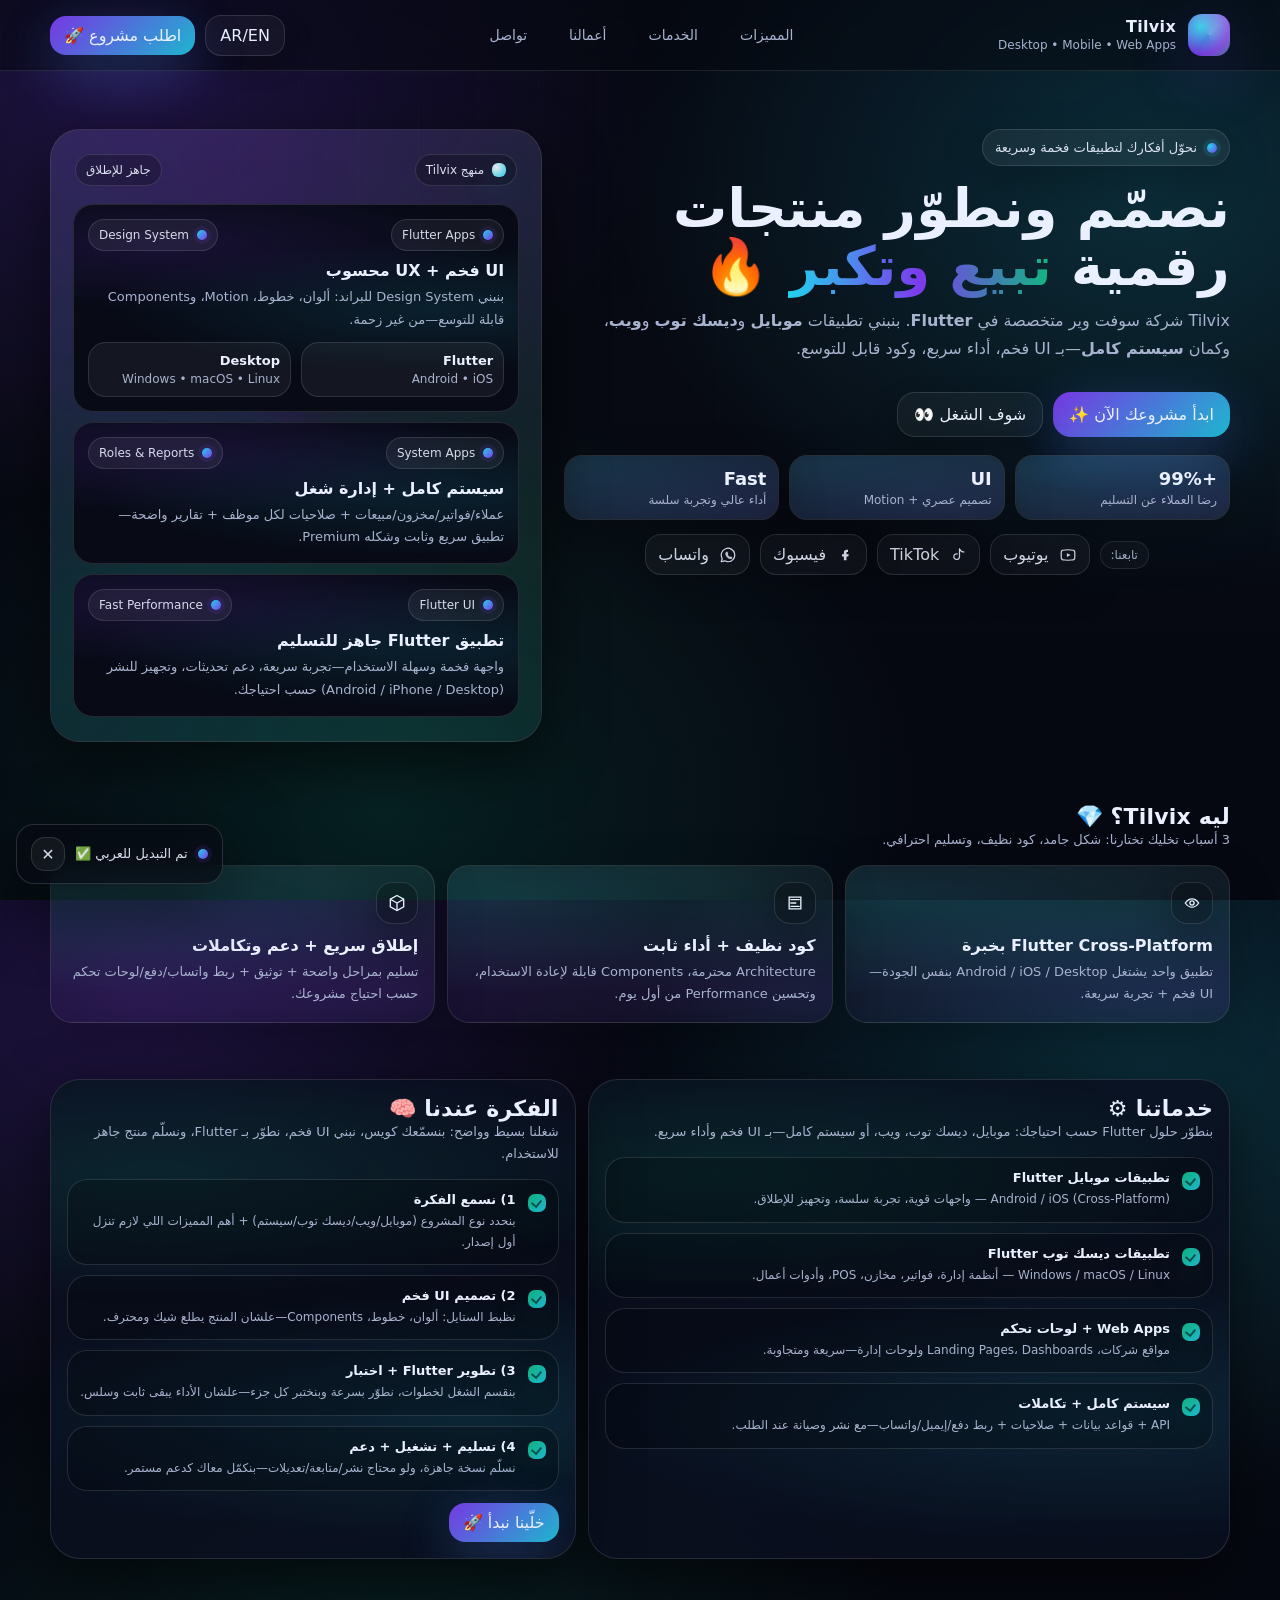
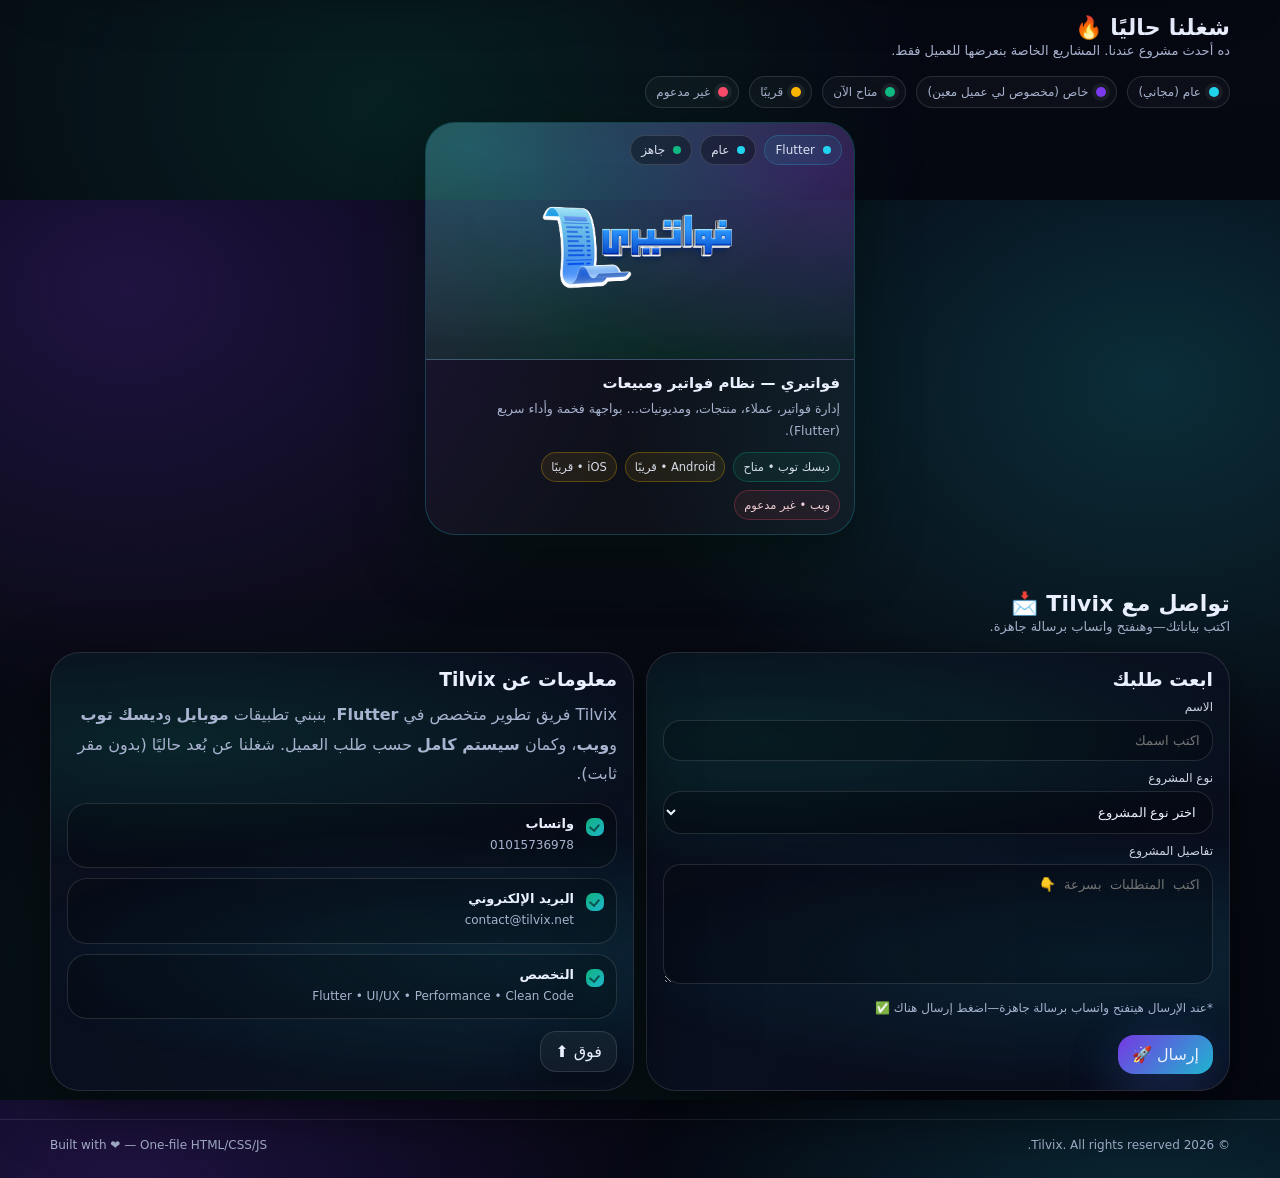
<file: index.html>
<!DOCTYPE html>
<html lang="ar" dir="rtl">

<head>
    <meta charset="UTF-8" />
    <meta name="viewport" content="width=device-width, initial-scale=1.0, viewport-fit=cover" />
    <meta name="theme-color" content="#0b0f1a" />
    <meta name="format-detection" content="telephone=no" />
    <meta name="google-site-verification" content="bNsLZco4467Z3DTBL8NvOO-ttryusGrwUMRaCM1kIrc" />
    <title>Tilvix — شركة سوفت وير</title>
    <meta name="description"
        content="Tilvix شركة سوفت وير متخصصة في تطوير مواقع وتطبيقات (Flutter / Web / Desktop) وأنظمة كاملة بجودة عالية." />
    <meta name="robots" content="index,follow" />
    <link rel="canonical" href="https://tilvix-website.vercel.app/" />
    <meta name="keywords"
        content="شركة برمجة, تطوير تطبيقات, Flutter, تصميم مواقع, برمجة مواقع, تطوير برامج ديسكتوب, أنظمة للشركات, برنامج فواتير" />

    <!-- Google Search Console verification (اختياري) -->
    <!-- <meta name="google-site-verification" content="PASTE_CODE_HERE" /> -->

    <!-- Favicon -->
    <link rel="icon" href="assets/images/Untitled-1.ico" sizes="any" />
    <link rel="icon" type="image/png" sizes="32x32" href="/assets/images/Untitled-1.ico" />
    <link rel="icon" type="image/png" sizes="16x16" href="/assets/images/Untitled-1.ico" />
    <link rel="apple-touch-icon" sizes="180x180" href="/assets/images/Untitled-1.ico" />

    <!-- Open Graph -->
    <meta property="og:title" content="Tilvix — شركة سوفت وير" />
    <meta property="og:description" content="نحوّل أفكارك لمواقع وتطبيقات قوية وسريعة بتجربة مستخدم فخمة." />
    <meta property="og:type" content="website" />
    <meta property="og:url" content="https://tilvix-website.vercel.app/" />
    <meta property="og:site_name" content="Tilvix" />
    <meta property="og:locale" content="ar_EG" />
    <meta property="og:image" content="https://tilvix-website.vercel.app/og.jpeg" />

    <!-- Twitter -->
    <meta name="twitter:card" content="summary_large_image" />
    <meta name="twitter:title" content="Tilvix — شركة سوفت وير" />
    <meta name="twitter:description" content="نحوّل أفكارك لمواقع وتطبيقات قوية وسريعة." />
    <meta name="twitter:image" content="https://tilvix-website.vercel.app/og.jpeg" />

    <script async src="https://pagead2.googlesyndication.com/pagead/js/adsbygoogle.js?client=ca-pub-9110382891164149"
        crossorigin="anonymous"></script>
    <!-- Structured Data -->
    <script type="application/ld+json">
{
  "@context": "https://schema.org",
  "@type": "Organization",
  "name": "Tilvix",
  "url": "https://tilvix-website.vercel.app/",
  "description": "Tilvix شركة سوفت وير متخصصة في Flutter وتطوير مواقع وبرامج Desktop وأنظمة للشركات.",
  "sameAs": [
    "https://www.youtube.com/@Tilvix",
    "https://www.facebook.com/profile.php?id=61586597154425 proven"
  ]
}
</script>

    <script type="application/ld+json">
{
  "@context":"https://schema.org",
  "@type":"WebSite",
  "name":"Tilvix",
  "alternateName":"Tilvix Software",
  "url":"https://tilvix-website.vercel.app/"
}
</script>

    <link rel="stylesheet" href="styles.css" />
    <script src="app.js" defer></script>
</head>


<body oncontextmenu="return false;">
    <div class="grid"></div>

    <!-- NAV -->
    <header class="nav">
        <div class="container">
            <div class="nav-inner">
                <a class="brand" href="#top" aria-label="Tilvix Home">
                    <div class="logo" aria-hidden="true"></div>
                    <div>
                        <h1>Tilvix</h1>
                        <small>Desktop • Mobile • Web Apps</small>
                    </div>
                </a>

                <nav class="nav-links" aria-label="Primary">
                    <a href="#features">المميزات</a>
                    <a href="#services">الخدمات</a>
                    <a href="#work">أعمالنا</a>
                    <a href="#contact">تواصل</a>
                </nav>

                <div class="nav-actions">
                    <button class="btn" id="toggleDir" title="تبديل عربي/English">AR/EN</button>
                    <a class="btn primary" href="#contact">اطلب مشروع 🚀</a>
                    <button class="hamburger" id="hamb" aria-label="Open menu">
                        <div class="ham" aria-hidden="true">
                            <span></span><span></span><span></span>
                        </div>
                    </button>
                </div>
            </div>

            <div class="mobile" id="mobileMenu" hidden>
                <div class="row">
                    <a href="#features">المميزات</a>
                    <a href="#services">الخدمات</a>
                    <a href="#work">أعمالنا</a>
                    <a href="#contact">تواصل</a>
                </div>
            </div>
        </div>
    </header>

    <!-- HERO -->
    <main id="top" class="hero">
        <div class="container">
            <div class="hero-grid">
                <div class="hero-left">
                    <div class="badge">
                        <span class="dot"></span>
                        <span id="badgeText">نحوّل أفكارك لتطبيقات فخمة وسريعة</span>
                    </div>

                    <h2 class="title">
                        نصمّم ونطوّر منتجات رقمية <span class="grad">تبيع وتكبر</span> 🔥
                    </h2>

                    <p class="subtitle" id="heroSub">
                        Tilvix شركة سوفت وير بتبني تطبيقات <b>سطح مكتب</b> و<b>موبايل</b> و<b>مواقع</b> بجودة عالية:
                        أداء سريع، UI فخم، وكود نظيف قابل للتوسع.
                    </p>

                    <div class="hero-actions">
                        <a class="btn primary" href="#contact">ابدأ مشروعك الآن ✨</a>
                        <a class="btn secondary" href="#work">شوف الشغل 👀</a>
                    </div>

                    <div class="stats" aria-label="Stats">
                        <div class="stat">
                            <b id="s1">+99%</b>
                            <span id="s1t">رضا العملاء عن التسليم</span>
                        </div>
                        <div class="stat">
                            <b id="s2">UI</b>
                            <span id="s2t">تصميم عصري + Motion</span>
                        </div>
                        <div class="stat">
                            <b id="s3">Fast</b>
                            <span id="s3t">أداء عالي وتجربة سلسة</span>
                        </div>
                    </div>

                    <!-- socials -->
                    <div class="socials" aria-label="Tilvix social links">
                        <span class="social-label" id="followLabel">تابعنا:</span>

                        <a class="social-btn" href="https://www.youtube.com/@Tilvix" target="_blank" rel="noopener"
                            aria-label="YouTube" title="YouTube">
                            <svg viewBox="0 0 24 24" fill="none" aria-hidden="true">
                                <path
                                    d="M21 7.7a3 3 0 0 0-2.1-2.1C17 5 12 5 12 5s-5 0-6.9.6A3 3 0 0 0 3 7.7 31 31 0 0 0 3 12a31 31 0 0 0 .1 4.3 3 3 0 0 0 2.1 2.1C7 19 12 19 12 19s5 0 6.9-.6A3 3 0 0 0 21 16.3c.1-1.4.1-2.9.1-4.3s0-2.9-.1-4.3Z"
                                    stroke="currentColor" stroke-width="1.6" />
                                <path d="M10.5 9.5v5l5-2.5-5-2.5Z" fill="currentColor" />
                            </svg>
                            <span>يوتيوب</span>
                        </a>

                        <a class="social-btn" href="https://www.tiktok.com/@tilvix_1?is_from_webapp=1&sender_device=pc"
                            target="_blank" rel="noopener" aria-label="TikTok" title="TikTok">
                            <svg viewBox="0 0 24 24" fill="none" aria-hidden="true">
                                <path d="M14 4v10.2a3.8 3.8 0 1 1-3-3.7" stroke="currentColor" stroke-width="1.6"
                                    stroke-linecap="round" />
                                <path d="M14 4c1.1 2.5 3 4 6 4" stroke="currentColor" stroke-width="1.6"
                                    stroke-linecap="round" />
                            </svg>
                            <span>TikTok</span>
                        </a>

                        <a class="social-btn" href="https://www.facebook.com/profile.php?id=61586597154425"
                            target="_blank" rel="noopener" aria-label="Facebook" title="Facebook">
                            <svg viewBox="0 0 24 24" fill="none" aria-hidden="true">
                                <path
                                    d="M14 8h2V5h-2c-2 0-3.5 1.2-3.5 3.6V11H8v3h2.5v5H14v-5h2.4l.6-3H14V8.8c0-.6.2-.8 0-.8Z"
                                    fill="currentColor" />
                            </svg>
                            <span>فيسبوك</span>
                        </a>

                        <a class="social-btn" id="waLink" href="#" target="_blank" rel="noopener" aria-label="WhatsApp"
                            title="WhatsApp">
                            <svg viewBox="0 0 24 24" fill="none" aria-hidden="true">
                                <path d="M12 21a9 9 0 1 0-7.7-4.3L3 21l4.5-1.2A9 9 0 0 0 12 21Z" stroke="currentColor"
                                    stroke-width="1.6" stroke-linejoin="round" />
                                <path
                                    d="M9.2 8.8c.4-1 1-1 1.3-1h.3c.2 0 .5 0 .7.5l.7 1.6c.1.3.1.6 0 .8l-.3.4c-.1.2-.3.3-.1.7.2.4.9 1.6 2 2.2.9.6 1.2.5 1.5.4l.6-.3c.2-.1.5-.1.7.1l1.2 1.4c.2.2.2.5-.1.8-.3.3-1.2 1.1-2.4 1-1.2-.1-2.7-.7-4.2-2.1-1.5-1.4-2.4-3.1-2.6-4.3-.2-1.2.4-2.3.7-2.8Z"
                                    fill="currentColor" opacity=".9" />
                            </svg>
                            <span>واتساب</span>
                        </a>
                    </div>
                </div>

                <aside class="device" aria-label="Tilvix preview">
                    <div class="device-inner">
                        <div class="device-top">
                            <div class="pill"><span class="spark"></span><span id="pillText">منهج Tilvix</span></div>
                            <div class="pill" id="pillRight">جاهز للإطلاق</div>
                        </div>

                        <div class="cards">
                            <div class="card">
                                <div class="row">
                                    <div class="chip"><i></i><span id="chip1">Flutter Apps</span></div>
                                    <div class="chip"><i></i><span id="chip2">Design System</span></div>
                                </div>

                                <h3 id="c1h">UI فخم + UX محسوب</h3>
                                <p id="c1p">
                                    بنبني Design System للبراند: ألوان، خطوط، Motion، وComponents قابلة للتوسع—من غير
                                    زحمة.
                                </p>

                                <div class="mini">
                                    <div>
                                        <b id="m1b">Flutter</b>
                                        <span id="m1s">Android • iOS</span>
                                    </div>
                                    <div>
                                        <b id="m2b">Desktop</b>
                                        <span id="m2s">Windows • macOS • Linux</span>
                                    </div>
                                </div>
                            </div>

                            <div class="card">
                                <div class="row">
                                    <div class="chip"><i></i><span id="chip3">سيستم كامل</span></div>
                                    <div class="chip"><i></i><span id="chip4">صلاحيات + تقارير</span></div>
                                </div>

                                <h3 id="c2h">إدارة + حسابات + تقارير</h3>
                                <p id="c2p">
                                    تطبيق إدارة يظبط لك الشغل: عملاء/فواتير/مخزون/مبيعات + صلاحيات لكل موظف + تقارير
                                    واضحة—بسرعة وثبات.
                                </p>
                            </div>

                            <div class="card">
                                <div class="row">
                                    <div class="chip"><i></i><span id="chip5">جاهز للنشر</span></div>
                                    <div class="chip"><i></i><span id="chip6">تجربة سريعة</span></div>
                                </div>

                                <h3 id="c3h">تطبيق بواجهة فخمة وعملي</h3>
                                <p id="c3p">
                                    بنسلّم تطبيق Flutter شكله Premium وسهل الاستخدام—مع دعم تحديثات، إشعارات (لو محتاج)،
                                    ونسخة مستقرة
                                    للعميل.
                                </p>
                            </div>

                        </div>
                    </div>
                </aside>

            </div>
        </div>
    </main>

    <!-- FEATURES -->
    <section id="features">
        <div class="container">
            <div class="section-title">
                <div>
                    <h2 id="ft">ليه Tilvix؟ 💎</h2>
                    <p id="fp">3 أسباب تخليك تختارنا: شكل جامد، كود نظيف، وتسليم احترافي.</p>
                </div>
            </div>

            <div class="features">
                <article class="feature">
                    <div class="icon" aria-hidden="true">
                        <svg viewBox="0 0 24 24" fill="none">
                            <path d="M4 12c2-3 4-5 8-5s6 2 8 5c-2 3-4 5-8 5s-6-2-8-5Z" stroke="currentColor"
                                stroke-width="1.6" />
                            <path d="M12 9.5a2.5 2.5 0 1 0 0 5 2.5 2.5 0 0 0 0-5Z" stroke="currentColor"
                                stroke-width="1.6" />
                        </svg>
                    </div>
                    <h3 id="f1h">Flutter Cross-Platform بخبرة</h3>
                    <p id="f1p">تطبيق واحد يشتغل Android / iOS / Desktop بنفس الجودة—UI فخم + تجربة سريعة.</p>
                </article>

                <article class="feature">
                    <div class="icon" aria-hidden="true">
                        <svg viewBox="0 0 24 24" fill="none">
                            <path d="M7 8h10M7 12h6M7 16h10" stroke="currentColor" stroke-width="1.6"
                                stroke-linecap="round" />
                            <path d="M5 5h14v14H5V5Z" stroke="currentColor" stroke-width="1.6" />
                        </svg>
                    </div>
                    <h3 id="f2h">كود نظيف + أداء ثابت</h3>
                    <p id="f2p">Architecture محترمة، Components قابلة لإعادة الاستخدام، وتحسين Performance من أول يوم.
                    </p>
                </article>

                <article class="feature">
                    <div class="icon" aria-hidden="true">
                        <svg viewBox="0 0 24 24" fill="none">
                            <path d="M12 3l8 4.5v9L12 21l-8-4.5v-9L12 3Z" stroke="currentColor" stroke-width="1.6" />
                            <path d="M12 12l8-4.5M12 12L4 7.5M12 12v9" stroke="currentColor" stroke-width="1.6" />
                        </svg>
                    </div>
                    <h3 id="f3h">إطلاق سريع + دعم وتكاملات</h3>
                    <p id="f3p">تسليم بمراحل واضحة + توثيق + ربط واتساب/دفع/لوحات تحكم حسب احتياج مشروعك.</p>
                </article>
            </div>
        </div>
    </section>

    <!-- SERVICES -->
    <section id="services">
        <div class="container">
            <div class="services">
                <div class="panel">
                    <div class="section-title">
                        <div>
                            <h2 id="st">خدماتنا ⚙️</h2>
                            <p id="sp">من الفكرة لحد الإطلاق: تصميم، تطوير، نشر، وصيانة.</p>
                        </div>
                    </div>

                    <div class="bullets">
                        <div class="bullet">
                            <div class="check"></div>
                            <div>
                                <b id="b1t">تطبيقات موبايل</b>
                                <span id="b1d">Flutter / Native — iOS & Android، مع تجربة سلسة وسرعة عالية.</span>
                            </div>
                        </div>

                        <div class="bullet">
                            <div class="check"></div>
                            <div>
                                <b id="b2t">تطبيقات سطح مكتب</b>
                                <span id="b2d">Windows / macOS / Linux — أنظمة إدارة، POS، مخازن، وBusiness
                                    Tools.</span>
                            </div>
                        </div>

                        <div class="bullet">
                            <div class="check"></div>
                            <div>
                                <b id="b3t">مواقع وWeb Apps</b>
                                <span id="b3d">Landing، مواقع شركات، Dashboards، أنظمة حجز/مبيعات—مع SEO وأداء
                                    ممتاز.</span>
                            </div>
                        </div>

                        <div class="bullet">
                            <div class="check"></div>
                            <div>
                                <b id="b4t">Backend & API</b>
                                <span id="b4d">REST/GraphQL، قواعد بيانات، صلاحيات، إشعارات، وIntegration للدفع
                                    والرسائل.</span>
                            </div>
                        </div>
                    </div>
                </div>

                <div class="panel">
                    <div class="section-title">
                        <div>
                            <h2 id="pt">العملية عندنا 🧠</h2>
                            <p id="pp">نظام شغل “بروفشنال” يخلي كل حاجة واضحة.</p>
                        </div>
                    </div>

                    <div class="bullets">
                        <div class="bullet">
                            <div class="check"></div>
                            <div>
                                <b id="p1t">1) فهم الفكرة</b>
                                <span id="p1d">نجمع المتطلبات ونحدد الهدف والمستخدمين.</span>
                            </div>
                        </div>
                        <div class="bullet">
                            <div class="check"></div>
                            <div>
                                <b id="p2t">2) UI/UX</b>
                                <span id="p2d">Wireframe + Design System + Prototype.</span>
                            </div>
                        </div>
                        <div class="bullet">
                            <div class="check"></div>
                            <div>
                                <b id="p3t">3) تطوير + اختبار</b>
                                <span id="p3d">Sprint شغال، وبناء مميزات خطوة خطوة.</span>
                            </div>
                        </div>
                        <div class="bullet">
                            <div class="check"></div>
                            <div>
                                <b id="p4t">4) إطلاق</b>
                                <span id="p4d">نشر على السيرفر/الستور + Monitoring + دعم.</span>
                            </div>
                        </div>
                    </div>

                    <div style="margin-top:12px; display:flex; gap:10px; flex-wrap:wrap;">
                        <a class="btn primary" href="#contact" id="cta2">خلّينا نبدأ 🚀</a>
                    </div>
                </div>
            </div>
        </div>
    </section>

    <!-- WORK -->
    <section id="work">
        <div class="container">
            <div class="section-title">
                <div>
                    <h2 id="wt">شغلنا حاليًا 🔥</h2>
                    <p id="wp">ده أحدث مشروع عندنا. المشاريع الخاصة بنعرضها للعميل فقط.</p>
                </div>
            </div>

            <div class="legend" aria-label="Legend">
                <div class="item"><span class="sw sw-public"></span><span id="lgPublic">عام (مجاني)</span></div>
                <div class="item"><span class="sw sw-private"></span><span id="lgPrivate">خاص (مخصوص لي عميل
                        معين)</span></div>
                <div class="item"><span class="sw sw-done"></span><span id="lgLive">متاح الآن</span></div>
                <div class="item"><span class="sw sw-progress"></span><span id="lgSoon">قريبًا</span></div>
                <div class="item"><span class="sw sw-off"></span><span id="lgOff">غير مدعوم</span></div>
            </div>

            <div class="portfolio">

                <article class="project" data-project="my_bills" data-vis="public" data-stage="done">

                    <div class="proj-badges">
                        <span class="pbadge pbadge--tech" id="techBadgeWrap"><i></i><span
                                id="techBadge">Flutter</span></span>
                        <span class="pbadge pbadge--public" id="visBadgeWrap"><i></i><span
                                id="visBadge">عام</span></span>
                        <span class="pbadge pbadge--done" id="stageBadgeWrap"><i></i><span
                                id="stageBadge">جاهز</span></span>
                    </div>

                    <div class="cover">
                        <img class="cover-img" src="assets/project/my_bills/images/fwatery-cover.png" alt="فواتيري" />
                    </div>

                    <div class="body">
                        <h4 id="w1h">فواتيري — نظام فواتير ومبيعات</h4>
                        <p id="w1p">إدارة فواتير، عملاء، منتجات، ومديونيات… بواجهة فخمة وأداء سريع (Flutter).</p>

                        <div class="tags">
                            <span class="tag tag--live" id="tgDesktop">ديسك توب • متاح</span>
                            <span class="tag tag--soon" id="tgAndroid">Android • قريبًا</span>
                            <span class="tag tag--soon" id="tgIos">iOS • قريبًا</span>
                            <span class="tag tag--off" id="tgWeb">ويب • غير مدعوم</span>
                        </div>
                    </div>
                </article>
                <article class="project" hidden>
                    <div class="cover"></div>
                    <div class="body">
                        <h4 id="w2h">—</h4>
                        <p id="w2p">—</p>
                    </div>
                </article>

                <article class="project" hidden>
                    <div class="cover"></div>
                    <div class="body">
                        <h4 id="w3h">—</h4>
                        <p id="w3p">—</p>
                    </div>
                </article>
            </div>
        </div>
    </section>

    <!-- CONTACT -->
    <section id="contact">
        <div class="container">
            <div class="section-title">
                <div>
                    <h2 id="ct">تواصل مع Tilvix 📩</h2>
                    <p id="cp">اكتب بياناتك—وهنفتح واتساب برسالة جاهزة.</p>
                </div>
            </div>

            <div class="contact">
                <div class="panel">
                    <h3 style="margin:0 0 10px" id="cfh">ابعت طلبك</h3>

                    <form class="form" id="contactForm">
                        <div>
                            <label for="name" id="ln">الاسم</label>
                            <input id="name" name="name" placeholder="اكتب اسمك" required />
                        </div>

                        <div>
                            <label for="projectType" id="lType">نوع المشروع</label>
                            <select id="projectType" name="projectType" required>
                                <option id="typeOpt0" value="" disabled selected>اختر نوع المشروع</option>
                                <option id="typeOpt1" value="mobile">موبايل</option>
                                <option id="typeOpt2" value="web">موقع ويب</option>
                                <option id="typeOpt3" value="desktop">تطبيق ديسك توب</option>
                                <option id="typeOpt4" value="system">سيستيم كامل</option>
                            </select>
                        </div>

                        <div id="mobileBox" hidden>
                            <label for="mobilePlatform" id="lMobile">نظام الموبايل</label>
                            <select id="mobilePlatform" name="mobilePlatform">
                                <option id="mOpt0" value="" disabled selected>اختر النظام</option>
                                <option id="mOpt1" value="android">Android</option>
                                <option id="mOpt2" value="iphone">iPhone</option>
                                <option id="mOpt3" value="both">Android + iPhone</option>
                            </select>
                        </div>

                        <div>
                            <label for="message" id="lm">تفاصيل المشروع</label>
                            <textarea id="message" name="message" placeholder="اكتب المتطلبات بسرعة 👇"
                                required></textarea>
                        </div>

                        <p class="hint" id="hint">
                            *عند الإرسال هيتفتح واتساب برسالة جاهزة—اضغط إرسال هناك ✅
                        </p>

                        <div style="display:flex; gap:10px; flex-wrap:wrap; margin-top:6px;">
                            <button type="submit" class="btn primary" id="sendBtn">إرسال 🚀</button>
                        </div>
                    </form>
                </div>

                <div class="panel">
                    <h3 style="margin:0 0 10px" id="cinfo">معلومات عن Tilvix</h3>

                    <p style="margin:0; color:var(--muted); line-height:1.85" id="cdesc">
                        Tilvix فريق تطوير متخصص في <b>Flutter</b>.
                        بنبني تطبيقات <b>موبايل</b> و<b>ديسك توب</b> و<b>ويب</b>، وكمان <b>سيستم كامل</b> حسب طلب
                        العميل.
                        شغلنا عن بُعد حاليًا (بدون مقر ثابت).
                    </p>

                    <div class="bullets" style="margin-top:14px">
                        <div class="bullet">
                            <div class="check"></div>
                            <div>
                                <b id="ci1">واتساب</b>
                                <span id="ci1v">01015736978</span>
                            </div>
                        </div>

                        <div class="bullet">
                            <div class="check"></div>
                            <div>
                                <b id="ci2">البريد الإلكتروني</b>
                                <span id="ci2v">contact@tilvix.net</span>
                            </div>
                        </div>

                        <div class="bullet">
                            <div class="check"></div>
                            <div>
                                <b id="ci3">التخصص</b>
                                <span id="ci3v">Flutter • UI/UX • Performance • Clean Code</span>
                            </div>
                        </div>
                    </div>

                    <div style="margin-top:12px; display:flex; gap:10px; flex-wrap:wrap;">
                        <button class="btn" id="scrollTop">فوق ⬆️</button>
                    </div>
                </div>

            </div>
        </div>
    </section>

    <footer>
        <div class="container">
            <div class="foot">
                <div>© <span id="year"></span> Tilvix. All rights reserved.</div>
                <div>Built with ❤️ — One-file HTML/CSS/JS</div>
            </div>
        </div>
    </footer>

    <div class="toast" id="toast" role="status" aria-live="polite">
        <div class="t-dot"></div>
        <div class="txt" id="toastText">تم ✅</div>
        <button class="x" id="toastClose" aria-label="Close">✕</button>
    </div>

    <div class="tmodal" id="tmodal" hidden>
        <div class="tmodal-backdrop" data-close></div>

        <div class="tmodal-card" role="dialog" aria-modal="true" aria-label="Project details">
            <div class="tmodal-head">
                <div>
                    <h3 class="tmodal-title" id="tmodalTitle">—</h3>
                    <p class="tmodal-sub" id="tmodalMeta">—</p>
                    <div class="tmodal-tabs" id="tmodalTabs" role="tablist" aria-label="Platforms"></div>

                </div>

                <button class="btn" type="button" data-close aria-label="Close">✕</button>
            </div>

            <div class="tmodal-body">
                <!-- Media -->
                <div class="tmodal-media">
                    <div class="tvideo" id="tvideoWrap" hidden>
                    
                    </div>
                    
                    <div class="tgallery" id="tgalleryWrap" hidden>
                        <div class="tmainimg">
                            <img id="tmainImg" alt="Project screenshot" />
                        </div>
                        <div class="tthumbs" id="tthumbs"></div>
                    </div>
                </div>

                <!-- Info -->
                <div class="tmodal-info">
                    <p class="tmodal-desc" id="tmodalDesc">—</p>

                    <div class="tlinks-title" id="tlinksTitle">روابط التحميل</div>
                    <div class="tmodal-links" id="tmodalLinks"></div>

                    <div class="tlinks-title" id="textraTitle" style="margin-top:12px;">روابط إضافية</div>
                    <div class="textra-links" id="textraLinks"></div>
                </div>
            </div>
        </div>
    </div>


</body>
<script>
document.addEventListener("contextmenu", function(event){
    event.preventDefault();
});
</script>
</html>
</file>
<file: styles.css>
:root {
    --bg: #070A12;
    --panel: #0B1020;
    --panel2: #0B1228;
    --text: #EAF0FF;
    --muted: #A8B3CF;
    --line: rgba(255, 255, 255, .10);
    --glow1: #7c3aed;
    /* purple */
    --glow2: #22d3ee;
    /* cyan */
    --glow3: #10b981;
    /* green */
    --danger: #ff4d6d;
    --shadow: 0 20px 60px rgba(0, 0, 0, .55);
    --radius: 22px;
    --radius2: 30px;
    --max: 1180px;
}

* {
    box-sizing: border-box
}

html,
body {
    height: 100%
}

body {
    margin: 0;
    font-family: ui-sans-serif, system-ui, -apple-system, "Segoe UI", Roboto, Arial, "Noto Sans Arabic", "Cairo", sans-serif;
    background:
        radial-gradient(900px 700px at 10% 10%, rgba(124, 58, 237, .22), transparent 60%),
        radial-gradient(900px 700px at 90% 20%, rgba(34, 211, 238, .18), transparent 60%),
        radial-gradient(900px 700px at 30% 90%, rgba(16, 185, 129, .14), transparent 60%),
        linear-gradient(180deg, #050711, #070A12 40%, #050711);
    color: var(--text);
    overflow-x: hidden;
}

/* subtle animated grid */
.grid {
    position: fixed;
    inset: -2px;
    background-image:
        linear-gradient(to right, rgba(255, 255, 255, .05) 1px, transparent 1px),
        linear-gradient(to bottom, rgba(255, 255, 255, .04) 1px, transparent 1px);
    background-size: 60px 60px;
    mask-image: radial-gradient(circle at 30% 20%, black 0%, transparent 62%);
    opacity: .35;
    pointer-events: none;
    animation: gridMove 16s linear infinite;
}

@keyframes gridMove {
    0% {
        transform: translate3d(0, 0, 0)
    }

    100% {
        transform: translate3d(60px, 60px, 0)
    }
}

.container {
    width: min(var(--max), calc(100% - 40px));
    margin: 0 auto;
}

a {
    color: inherit;
    text-decoration: none
}

button {
    font: inherit
}

/* NAV */
.nav {
    position: sticky;
    top: 0;
    z-index: 50;
    backdrop-filter: blur(14px);
    background: rgba(7, 10, 18, .55);
    border-bottom: 1px solid var(--line);
}

.nav-inner {
    display: flex;
    align-items: center;
    justify-content: space-between;
    padding: 14px 0;
    gap: 14px;
}

.brand {
    display: flex;
    align-items: center;
    gap: 12px;
    user-select: none;
}

.logo {
    width: 42px;
    height: 42px;
    border-radius: 14px;
    background: radial-gradient(120% 120% at 30% 30%, rgba(34, 211, 238, .95), rgba(124, 58, 237, .9) 55%, rgba(16, 185, 129, .65));
    box-shadow: 0 18px 60px rgba(124, 58, 237, .25);
    position: relative;
    overflow: hidden;
}

.logo:before {
    content: "";
    position: absolute;
    inset: -40%;
    background: conic-gradient(from 220deg, rgba(255, 255, 255, .0), rgba(255, 255, 255, .45), rgba(255, 255, 255, .0));
    animation: spin 4.5s linear infinite;
    opacity: .55;
}

@keyframes spin {
    to {
        transform: rotate(360deg)
    }
}

.brand h1 {
    font-size: 16px;
    margin: 0;
    line-height: 1.1;
    letter-spacing: .3px;
}

.brand small {
    display: block;
    color: var(--muted);
    font-size: 12px;
    margin-top: 3px;
}

.nav-links {
    display: flex;
    gap: 16px;
    align-items: center;
}

.nav-links a {
    color: var(--muted);
    font-size: 14px;
    padding: 10px 12px;
    border-radius: 14px;
    border: 1px solid transparent;
    transition: .25s ease;
    white-space: nowrap;
}

.nav-links a:hover {
    color: var(--text);
    border-color: rgba(255, 255, 255, .12);
    background: rgba(255, 255, 255, .04);
}

.nav-actions {
    display: flex;
    gap: 10px;
    align-items: center;
}

.btn {
    display: inline-flex;
    align-items: center;
    justify-content: center;
    gap: 10px;
    border: 1px solid rgba(255, 255, 255, .12);
    background: rgba(255, 255, 255, .04);
    color: var(--text);
    padding: 10px 14px;
    border-radius: 16px;
    cursor: pointer;
    transition: .25s ease;
    box-shadow: 0 10px 26px rgba(0, 0, 0, .25);
}

.btn:hover {
    transform: translateY(-1px);
    background: rgba(255, 255, 255, .07);
    border-color: rgba(255, 255, 255, .18);
}

.btn.primary {
    border: 0;
    background: linear-gradient(135deg, rgba(124, 58, 237, .95), rgba(34, 211, 238, .85));
    box-shadow: 0 18px 60px rgba(34, 211, 238, .18), 0 18px 60px rgba(124, 58, 237, .20);
}

.btn.primary:hover {
    filter: saturate(1.1);
    transform: translateY(-2px);
}

.hamburger {
    display: none;
    width: 44px;
    height: 44px;
    border-radius: 16px;
    border: 1px solid rgba(255, 255, 255, .12);
    background: rgba(255, 255, 255, .04);
    cursor: pointer;
    transition: .25s ease;
    align-items: center;
    justify-content: center;
}

.hamburger:hover {
    background: rgba(255, 255, 255, .07)
}

.ham {
    width: 18px;
    height: 12px;
    position: relative;
}

.ham span {
    position: absolute;
    left: 0;
    right: 0;
    height: 2px;
    border-radius: 99px;
    background: rgba(234, 240, 255, .9);
    transition: .25s ease;
}

.ham span:nth-child(1) {
    top: 0
}

.ham span:nth-child(2) {
    top: 5px;
    opacity: .85
}

.ham span:nth-child(3) {
    bottom: 0
}

.hamburger.active .ham span:nth-child(1) {
    transform: translateY(5px) rotate(45deg)
}

.hamburger.active .ham span:nth-child(2) {
    opacity: 0
}

.hamburger.active .ham span:nth-child(3) {
    transform: translateY(-5px) rotate(-45deg)
}

/* HERO */
.hero {
    padding: 58px 0 34px;
    position: relative;
}

.hero-grid {
    display: grid;
    grid-template-columns: 1.15fr .85fr;
    gap: 22px;
    align-items: start;
}

.hero-left {
    display: flex;
    flex-direction: column;
    gap: 0px;
}

.socials {
    margin-top: 14px;
    justify-content: flex-start;
}

.social-btn {
    padding: 10px 12px;
    border-radius: 16px;
}

@media (max-width: 560px) {
    .social-label {
        display: none;
    }

    .social-btn span {
        display: none;
    }

    .social-btn {
        padding: 10px;
    }
}

.badge {
    display: inline-flex;
    gap: 10px;
    align-items: center;
    color: rgba(234, 240, 255, .92);
    background: rgba(255, 255, 255, .06);
    border: 1px solid rgba(255, 255, 255, .12);
    padding: 10px 12px;
    border-radius: 999px;
    font-size: 13px;
    width: fit-content;
    box-shadow: 0 14px 40px rgba(0, 0, 0, .25);
}

.dot {
    width: 10px;
    height: 10px;
    border-radius: 50%;
    background: radial-gradient(circle at 30% 30%, rgba(34, 211, 238, 1), rgba(124, 58, 237, 1));
    box-shadow: 0 0 0 4px rgba(34, 211, 238, .12);
}

.title {
    margin: 14px 0 10px;
    font-size: clamp(34px, 4.4vw, 54px);
    line-height: 1.08;
    letter-spacing: .3px;
}

.title .grad {
    background: linear-gradient(90deg, rgba(34, 211, 238, 1), rgba(124, 58, 237, 1), rgba(16, 185, 129, 1));
    -webkit-background-clip: text;
    background-clip: text;
    color: transparent;
}

.subtitle {
    margin: 0 0 18px;
    color: var(--muted);
    font-size: 16px;
    line-height: 1.8;
    max-width: 62ch;
}

.hero-actions {
    display: flex;
    gap: 10px;
    flex-wrap: wrap;
    margin-top: 10px;
}

.hero-actions .btn {
    padding: 12px 16px;
    border-radius: 18px
}

.hero-actions .btn.secondary {
    background: rgba(255, 255, 255, .04)
}

.stats {
    margin-top: 18px;
    display: grid;
    grid-template-columns: repeat(3, 1fr);
    gap: 10px;
}

.stat {
    background: rgba(255, 255, 255, .04);
    border: 1px solid rgba(255, 255, 255, .10);
    border-radius: 18px;
    padding: 12px 12px;
    box-shadow: 0 18px 50px rgba(0, 0, 0, .22);
    position: relative;
    overflow: hidden;
}

.stat:before {
    content: "";
    position: absolute;
    inset: -1px;
    background: radial-gradient(800px 200px at 20% 20%, rgba(34, 211, 238, .18), transparent 55%),
        radial-gradient(800px 200px at 80% 70%, rgba(124, 58, 237, .16), transparent 55%);
    opacity: .8;
    pointer-events: none;
}

.stat b {
    display: block;
    font-size: 18px;
    position: relative
}

.stat span {
    display: block;
    color: var(--muted);
    font-size: 12px;
    margin-top: 4px;
    position: relative
}

.socials {
    margin-top: 14px;
    display: flex;
    gap: 10px;
    flex-wrap: wrap;
    align-items: center;
    justify-content: center;
}

.social-label {
    color: var(--muted);
    font-size: 12px;
    padding: 6px 10px;
    border-radius: 999px;
    border: 1px solid rgba(255, 255, 255, .10);
    background: rgba(255, 255, 255, .03);
}

.social-btn {
    display: inline-flex;
    align-items: center;
    gap: 10px;
    padding: 10px 12px;
    border-radius: 16px;
    border: 1px solid rgba(255, 255, 255, .12);
    background: rgba(255, 255, 255, .04);
    color: rgba(234, 240, 255, .92);
    box-shadow: 0 12px 36px rgba(0, 0, 0, .22);
    transition: .25s ease;
}

.social-btn svg {
    width: 18px;
    height: 18px;
    opacity: .95;
}

.social-btn:hover {
    transform: translateY(-2px);
    border-color: rgba(34, 211, 238, .35);
    background: rgba(255, 255, 255, .06);
    box-shadow:
        0 22px 70px rgba(0, 0, 0, .45),
        0 0 0 4px rgba(34, 211, 238, .08);
}

.social-btn:active {
    transform: translateY(0);
}

/* Right side "device" mock */
.device {
    background: linear-gradient(180deg, rgba(255, 255, 255, .06), rgba(255, 255, 255, .02));
    border: 1px solid rgba(255, 255, 255, .12);
    border-radius: var(--radius2);
    box-shadow: var(--shadow);
    padding: 14px;
    position: relative;
    overflow: hidden;
    min-height: 420px;
}

.device:before {
    content: "";
    position: absolute;
    inset: -120px;
    background: conic-gradient(from 230deg, rgba(34, 211, 238, .18), rgba(124, 58, 237, .22), rgba(16, 185, 129, .14), rgba(34, 211, 238, .18));
    filter: blur(10px);
    opacity: .7;
    animation: floaty 10s ease-in-out infinite;
}

@keyframes floaty {

    0%,
    100% {
        transform: translate3d(-10px, -10px, 0) rotate(-2deg)
    }

    50% {
        transform: translate3d(10px, 10px, 0) rotate(2deg)
    }
}

.device-inner {
    position: relative;
    z-index: 1;
}

.device-top {
    display: flex;
    align-items: center;
    justify-content: space-between;
    gap: 10px;
    padding: 10px 10px 14px;
}

.pill {
    display: inline-flex;
    align-items: center;
    gap: 8px;
    padding: 8px 10px;
    border-radius: 999px;
    border: 1px solid rgba(255, 255, 255, .12);
    background: rgba(0, 0, 0, .25);
    color: rgba(234, 240, 255, .92);
    font-size: 12px;
}

.spark {
    width: 14px;
    height: 14px;
    border-radius: 6px;
    background: radial-gradient(circle at 30% 30%, rgba(255, 255, 255, .9), rgba(34, 211, 238, .95));
    box-shadow: 0 10px 30px rgba(34, 211, 238, .25);
}

.cards {
    display: grid;
    grid-template-columns: 1fr;
    gap: 10px;
    padding: 4px 8px 10px;
}

.card {
    border-radius: 20px;
    border: 1px solid rgba(255, 255, 255, .12);
    background: rgba(11, 16, 32, .78);
    background: color-mix(in srgb, var(--panel) 70%, #000 30%);
    padding: 14px;
    overflow: hidden;
    position: relative;
}

.card:after {
    content: "";
    position: absolute;
    inset: -1px;
    background: radial-gradient(600px 120px at 20% 20%, rgba(124, 58, 237, .20), transparent 55%),
        radial-gradient(600px 120px at 80% 50%, rgba(34, 211, 238, .16), transparent 55%);
    opacity: .7;
    pointer-events: none;
}

.card .row {
    display: flex;
    align-items: center;
    justify-content: space-between;
    gap: 10px;
    position: relative;
    z-index: 1;
}

.chip {
    display: inline-flex;
    align-items: center;
    gap: 8px;
    padding: 8px 10px;
    border-radius: 999px;
    border: 1px solid rgba(255, 255, 255, .12);
    background: rgba(255, 255, 255, .06);
    font-size: 12px;
    color: rgba(234, 240, 255, .9);
}

.chip i {
    width: 10px;
    height: 10px;
    border-radius: 50%;
    background: linear-gradient(135deg, rgba(34, 211, 238, 1), rgba(124, 58, 237, 1));
    box-shadow: 0 0 0 4px rgba(124, 58, 237, .12);
}

.card h3 {
    margin: 10px 0 6px;
    font-size: 16px;
    position: relative;
    z-index: 1;
}

.card p {
    margin: 0;
    color: var(--muted);
    font-size: 13px;
    line-height: 1.75;
    position: relative;
    z-index: 1;
}

.mini {
    margin-top: 10px;
    display: grid;
    grid-template-columns: 1fr 1fr;
    gap: 10px;
    position: relative;
    z-index: 1;
}

.mini>div {
    border-radius: 18px;
    border: 1px solid rgba(255, 255, 255, .12);
    background: rgba(255, 255, 255, .05);
    padding: 10px;
}

.mini b {
    display: block;
    font-size: 13px
}

.mini span {
    display: block;
    color: var(--muted);
    font-size: 12px;
    margin-top: 4px
}

/* SECTION */
section {
    padding: 28px 0;
}

.section-title {
    display: flex;
    align-items: flex-end;
    justify-content: space-between;
    gap: 14px;
    margin-bottom: 14px;
}

.section-title h2 {
    margin: 0;
    font-size: 22px;
    letter-spacing: .2px;
}

.section-title p {
    margin: 0;
    color: var(--muted);
    font-size: 13px;
    line-height: 1.7;
    max-width: 70ch;
}

.features {
    display: grid;
    grid-template-columns: repeat(3, 1fr);
    gap: 12px;
}

.feature {
    border-radius: var(--radius);
    border: 1px solid rgba(255, 255, 255, .12);
    background: linear-gradient(180deg, rgba(255, 255, 255, .05), rgba(255, 255, 255, .02));
    padding: 16px;
    box-shadow: 0 18px 50px rgba(0, 0, 0, .22);
    position: relative;
    overflow: hidden;
    transition: .25s ease;
}

.feature:hover {
    transform: translateY(-3px);
    border-color: rgba(255, 255, 255, .18);
    background: linear-gradient(180deg, rgba(255, 255, 255, .07), rgba(255, 255, 255, .03));
}

.feature:before {
    content: "";
    position: absolute;
    inset: -1px;
    background: radial-gradient(900px 160px at 15% 20%, rgba(34, 211, 238, .15), transparent 60%),
        radial-gradient(900px 160px at 85% 80%, rgba(124, 58, 237, .14), transparent 60%);
    opacity: .9;
    pointer-events: none;
}

.icon {
    width: 42px;
    height: 42px;
    border-radius: 16px;
    background: rgba(0, 0, 0, .25);
    border: 1px solid rgba(255, 255, 255, .12);
    display: flex;
    align-items: center;
    justify-content: center;
    position: relative;
    z-index: 1;
    box-shadow: 0 12px 36px rgba(0, 0, 0, .25);
}

.icon svg {
    width: 20px;
    height: 20px
}

.feature h3 {
    margin: 12px 0 6px;
    font-size: 16px;
    position: relative;
    z-index: 1;
}

.feature p {
    margin: 0;
    color: var(--muted);
    font-size: 13px;
    line-height: 1.75;
    position: relative;
    z-index: 1;
}

/* Services */
.services {
    display: grid;
    grid-template-columns: 1.1fr .9fr;
    gap: 12px;
    align-items: stretch;
}

.panel {
    border-radius: var(--radius2);
    border: 1px solid rgba(255, 255, 255, .12);
    background: rgba(11, 16, 32, .85);
    background: color-mix(in srgb, var(--panel) 85%, transparent);
    box-shadow: var(--shadow);
    padding: 16px;
    position: relative;
    overflow: hidden;
}

.panel:before {
    content: "";
    position: absolute;
    inset: -1px;
    background: radial-gradient(900px 220px at 20% 20%, rgba(16, 185, 129, .14), transparent 60%),
        radial-gradient(900px 220px at 80% 70%, rgba(34, 211, 238, .12), transparent 60%);
    opacity: .95;
    pointer-events: none;
}

.panel>* {
    position: relative;
    z-index: 1
}

.bullets {
    display: grid;
    gap: 10px;
    margin-top: 12px;
}

.bullet {
    display: flex;
    gap: 12px;
    align-items: flex-start;
    padding: 12px;
    border-radius: 20px;
    border: 1px solid rgba(255, 255, 255, .12);
    background: rgba(0, 0, 0, .22);
}

.check {
    width: 18px;
    height: 18px;
    border-radius: 7px;
    background: linear-gradient(135deg, rgba(16, 185, 129, .95), rgba(34, 211, 238, .85));
    box-shadow: 0 14px 40px rgba(16, 185, 129, .18);
    flex: 0 0 auto;
    margin-top: 2px;
    position: relative;
}

.check:after {
    content: "";
    position: absolute;
    inset: 4px 6px 5px 5px;
    border-right: 2px solid rgba(0, 0, 0, .6);
    border-bottom: 2px solid rgba(0, 0, 0, .6);
    transform: rotate(40deg);
    opacity: .9;
}

.bullet b {
    display: block;
    font-size: 13px
}

.bullet span {
    display: block;
    color: var(--muted);
    font-size: 12px;
    line-height: 1.7;
    margin-top: 4px
}

/* Portfolio */
.portfolio{
  display: grid;
  gap: 12px;
  justify-items: center;

  /* ✅ أوتو بيظبط عدد الأعمدة */
  grid-template-columns: repeat(auto-fit, minmax(280px, 1fr));
}


.project {
    border-radius: var(--radius2);
    border: 1px solid rgba(255, 255, 255, .12);
    background: rgba(255, 255, 255, .03);
    box-shadow: var(--shadow);
    overflow: hidden;
    position: relative;
    transition: .25s ease;
      width: 100%;
  max-width: 430px;   /* صغّر/كبّر الرقم براحتك */
}

.project:hover{
  transform: translateY(-4px);
  box-shadow: 0 32px 120px rgba(0,0,0,.55);
}

.project .cover{
  height: auto; 
  padding: 18px;
  display: flex;
  align-items: center;
  justify-content: center;
  position: relative;
  overflow: hidden;
  /* سيب نفس الخلفية الجمالية بتاعتك */
  background:
    radial-gradient(140% 140% at 10% 10%, rgba(34, 211, 238, .25), transparent 60%),
    radial-gradient(140% 140% at 90% 20%, rgba(124, 58, 237, .28), transparent 60%),
    radial-gradient(140% 140% at 40% 90%, rgba(16, 185, 129, .18), transparent 60%),
    linear-gradient(180deg, rgba(255, 255, 255, .06), rgba(0, 0, 0, .2));
  border-bottom: 1px solid rgba(255, 255, 255, .10);
}

.project .cover-img{
  width: 200px;                 /* حجم المربع */
           /* ✅ مربع */
          /* ✅ للّوجو: بدون قص */
  

}


.project .cover:after {
    content: "";
    position: absolute;
    inset: 0;
    background: linear-gradient(90deg, transparent, rgba(255, 255, 255, .06), transparent);
    transform: translateX(-60%);
    animation: shimmer 4.8s ease-in-out infinite;
    opacity: .9;
}

@keyframes shimmer {

    0%,
    100% {
        transform: translateX(-65%)
    }

    50% {
        transform: translateX(65%)
    }
}

.project .body {
    padding: 14px
}

.project h4 {
    margin: 0 0 6px;
    font-size: 15px
}

.project p {
    margin: 0;
    color: var(--muted);
    font-size: 12.5px;
    line-height: 1.75
}

.tags {
    display: flex;
    gap: 8px;
    flex-wrap: wrap;
    margin-top: 10px
}

.tag {
    font-size: 11.5px;
    color: rgba(234, 240, 255, .90);
    background: rgba(255, 255, 255, .05);
    border: 1px solid rgba(255, 255, 255, .10);
    padding: 7px 9px;
    border-radius: 999px;
}

.tag--live {
    border-color: rgba(16, 185, 129, .28);
    background: rgba(16, 185, 129, .08);
}

.tag--soon {
    border-color: rgba(255, 186, 0, .28);
    background: rgba(255, 186, 0, .08);
}

.tag--off {
    border-color: rgba(255, 77, 109, .28);
    background: rgba(255, 77, 109, .08);
    color: rgba(255, 220, 226, .92);
}

/* Contact */
.contact {
    display: grid;
    grid-template-columns: 1fr 1fr;
    gap: 12px;
    align-items: stretch;
}

.form {
    display: grid;
    gap: 10px;
}

label {
    display: block;
    font-size: 12px;
    color: rgba(234, 240, 255, .88);
    margin-bottom: 6px
}

input,
textarea,
select {
    width: 100%;
    padding: 12px 12px;
    border-radius: 18px;
    border: 1px solid rgba(255, 255, 255, .12);
    background: rgba(0, 0, 0, .22);
    color: var(--text);
    outline: none;
    transition: .2s ease;
}

select {
    cursor: pointer;
}

textarea {
    min-height: 120px;
    resize: vertical
}

input:focus,
textarea:focus,
select:focus {
    border-color: rgba(34, 211, 238, .40);
    box-shadow: 0 0 0 4px rgba(34, 211, 238, .12);
}

.hint {
    color: var(--muted);
    font-size: 12px;
    line-height: 1.7;
    margin: 0
}

html {
    color-scheme: dark;
}

select {
    background: rgba(0, 0, 0, .28);
    border: 1px solid rgba(255, 255, 255, .12);
    color: var(--text);
}

select option {
    background-color: #0B1020;
    color: var(--text);
}

/* Footer */
footer {
    padding: 18px 0 26px;
    border-top: 1px solid rgba(255, 255, 255, .10);
    color: var(--muted);
    font-size: 12px;
}

.foot {
    display: flex;
    gap: 12px;
    align-items: center;
    justify-content: space-between;
    flex-wrap: wrap;
}

/* Mobile menu */
.mobile {
    display: none;
    border-top: 1px solid rgba(255, 255, 255, .10);
    padding: 10px 0 14px;
}

.mobile a {
    display: block;
    padding: 12px 12px;
    border-radius: 16px;
    color: var(--muted);
    border: 1px solid transparent;
    transition: .2s ease;
}

.mobile a:hover {
    color: var(--text);
    border-color: rgba(255, 255, 255, .12);
    background: rgba(255, 255, 255, .04)
}

.mobile .row {
    display: grid;
    gap: 8px;
}

/* Toast */
.toast {
    position: fixed;
    left: 16px;
    bottom: 16px;
    z-index: 999;
    display: flex;
    gap: 10px;
    align-items: center;
    padding: 12px 14px;
    border-radius: 18px;
    border: 1px solid rgba(255, 255, 255, .14);
    background: rgba(7, 10, 18, .72);
    backdrop-filter: blur(12px);
    box-shadow: 0 22px 70px rgba(0, 0, 0, .55);
    transform: translateY(30px);
    opacity: 0;
    pointer-events: none;
    transition: .28s ease;
    max-width: min(560px, calc(100% - 32px));
}

.toast.show {
    transform: translateY(0);
    opacity: 1
}

.toast .t-dot {
    width: 10px;
    height: 10px;
    border-radius: 50%;
    background: linear-gradient(135deg, rgba(34, 211, 238, 1), rgba(124, 58, 237, 1));
    box-shadow: 0 0 0 4px rgba(124, 58, 237, .12);
    flex: 0 0 auto;
}

.toast .txt {
    color: rgba(234, 240, 255, .92);
    font-size: 13px;
    line-height: 1.7
}

.toast .x {
    margin-inline-start: auto;
    width: 34px;
    height: 34px;
    border-radius: 14px;
    border: 1px solid rgba(255, 255, 255, .12);
    background: rgba(255, 255, 255, .05);
    color: rgba(234, 240, 255, .9);
    cursor: pointer;
    transition: .2s ease;
}

.toast .x:hover {
    background: rgba(255, 255, 255, .08);
    transform: translateY(-1px)
}

/* Responsive */
@media (max-width: 980px) {
    .hero-grid {
        grid-template-columns: 1fr
    }

    .services {
        grid-template-columns: 1fr
    }

    .contact {
        grid-template-columns: 1fr
    }

    .features {
        grid-template-columns: 1fr
    }

    .portfolio {
        grid-template-columns: 1fr
    }

    .nav-links {
        display: none
    }

    .hamburger {
        display: flex
    }

    .mobile {
        display: block
    }

    [hidden] {
        display: none !important;
    }
}

/* Smooth anchor offset */
[id] {
    scroll-margin-top: 86px;
}

/* reduced motion */
@media (prefers-reduced-motion: reduce) {
    * {
        animation: none !important;
        transition: none !important;
        scroll-behavior: auto !important
    }
}

/* Portfolio status/visibility */
.legend {
    display: flex;
    gap: 10px;
    flex-wrap: wrap;
    align-items: center;
    justify-content: flex-start;
    margin: 10px 0 14px;
}

.legend .item {
    display: flex;
    align-items: center;
    gap: 8px;
    padding: 8px 10px;
    border-radius: 999px;
    border: 1px solid rgba(255, 255, 255, .12);
    background: rgba(255, 255, 255, .03);
    color: var(--muted);
    font-size: 12px;
}

.legend .sw {
    width: 10px;
    height: 10px;
    border-radius: 999px;
    box-shadow: 0 0 0 4px rgba(255, 255, 255, .06);
}

.sw-public {
    background: rgba(34, 211, 238, 1);
    box-shadow: 0 0 0 4px rgba(34, 211, 238, .14);
}

.sw-private {
    background: rgba(124, 58, 237, 1);
    box-shadow: 0 0 0 4px rgba(124, 58, 237, .14);
}

.sw-progress {
    background: rgba(255, 186, 0, 1);
    box-shadow: 0 0 0 4px rgba(255, 186, 0, .14);
}

.sw-done {
    background: rgba(16, 185, 129, 1);
    box-shadow: 0 0 0 4px rgba(16, 185, 129, .14);
}

.sw-off {
    background: rgba(255, 77, 109, 1);
    box-shadow: 0 0 0 4px rgba(255, 77, 109, .14);
}

.project {
    position: relative;
}

.project .proj-badges {
    position: absolute;
    top: 12px;
    inset-inline-start: 12px;
    display: flex;
    gap: 8px;
    z-index: 2;
}

.pbadge {
    display: inline-flex;
    align-items: center;
    gap: 8px;
    padding: 7px 10px;
    border-radius: 999px;
    border: 1px solid rgba(255, 255, 255, .14);
    background: rgba(0, 0, 0, .35);
    font-size: 12px;
    color: rgba(234, 240, 255, .92);
}

.pbadge i {
    width: 8px;
    height: 8px;
    border-radius: 999px;
}

.pbadge--public i {
    background: rgba(34, 211, 238, 1);
}

.pbadge--private i {
    background: rgba(124, 58, 237, 1);
}

.pbadge--progress i {
    background: rgba(255, 186, 0, 1);
}

.pbadge--done i {
    background: rgba(16, 185, 129, 1);
}

.pbadge--tech {
    border-color: rgba(34, 211, 238, .22);
    background: rgba(34, 211, 238, .08);
}

.pbadge--tech i {
    background: rgba(34, 211, 238, 1);
}

/* Border hint by visibility */
.project[data-vis="public"] {
    border-color: rgba(34, 211, 238, .22);
}

.project[data-vis="private"] {
    border-color: rgba(124, 58, 237, .22);
}

/* Small vibe by stage */
.project[data-stage="progress"] {
    box-shadow: 0 26px 80px rgba(255, 186, 0, .08), var(--shadow);
}

.project[data-stage="done"] {
    box-shadow: 0 26px 80px rgba(16, 185, 129, .06), var(--shadow);
}

.project[hidden] {
    display: none !important;
}

/* make project clickable بدون تغيير الشكل */
.project {
    cursor: pointer;
}

.project:focus-visible {
    outline: 2px solid rgba(34, 211, 238, .55);
    outline-offset: 4px;
    border-radius: var(--radius2);
}


/* clickable card without changing design */
.project {
    cursor: pointer;
}

.project:focus-visible {
    outline: 2px solid rgba(34, 211, 238, .55);
    outline-offset: 4px;
    border-radius: var(--radius2);
}

/* ===== Big Premium Modal ===== */
.tmodal {
    position: fixed;
    inset: 0;
    z-index: 1000;
    display: grid;
    place-items: center;
    padding: 18px;
}

.tmodal[hidden] {
    display: none;
}

.tmodal-backdrop {
    position: absolute;
    inset: 0;
    background: rgba(2, 4, 10, .72);
    backdrop-filter: blur(12px);
}

.tmodal-card {
    position: relative;
    width: min(1100px, 100%);
    max-height: 90vh;
    overflow: auto;
    border-radius: 28px;
    border: 1px solid rgba(255, 255, 255, .14);
    background: rgba(11, 16, 32, .94);
    box-shadow: 0 30px 140px rgba(0, 0, 0, .70);
    transform: translateY(14px) scale(.985);
    opacity: 0;
    transition: .22s ease;
}

.tmodal.show .tmodal-card {
    transform: translateY(0) scale(1);
    opacity: 1;
}

.tmodal-head {
    position: sticky;
    top: 0;
    z-index: 5;
    display: flex;
    align-items: flex-start;
    justify-content: space-between;
    gap: 12px;
    padding: 14px;
    border-bottom: 1px solid rgba(255, 255, 255, .10);
    background: rgba(11, 16, 32, .92);
    backdrop-filter: blur(10px);
}

.tmodal-title {
    margin: 0;
    font-size: 20px;
    line-height: 1.3;
}

.tmodal-sub {
    margin: 6px 0 0;
    color: var(--muted);
    font-size: 12.5px;
}

.tmodal-body {
    display: grid;
    grid-template-columns: 1.25fr .75fr;
    gap: 14px;
    padding: 14px;
}

.tmodal-media {
    display: grid;
    gap: 12px;
}

/* Video area */
.tvideo {
    border-radius: 22px;
    border: 1px solid rgba(255, 255, 255, .12);
    background: rgba(0, 0, 0, .22);
    overflow: hidden;
    box-shadow: 0 18px 70px rgba(0, 0, 0, .35);
}

.tvideo .ratio {
    position: relative;
    width: 100%;
    aspect-ratio: 16/9;
}

.tvideo iframe,
.tvideo video {
    position: absolute;
    inset: 0;
    width: 100%;
    height: 100%;
    border: 0;
}

/* Gallery */
.tgallery {
    border-radius: 22px;
    border: 1px solid rgba(255, 255, 255, .12);
    background: rgba(0, 0, 0, .18);
    padding: 12px;
    overflow: hidden;
}

.tmainimg {
    border-radius: 18px;
    overflow: hidden;
    border: 1px solid rgba(255, 255, 255, .10);
    background: rgba(0, 0, 0, .18);
}

.tmainimg img {
    width: 100%;
    height: auto;
    display: block;
}

.tthumbs {
    margin-top: 10px;
    display: flex;
    gap: 10px;
    overflow: auto;
    padding-bottom: 4px;
}

.tthumbs button {
    border: 1px solid rgba(255, 255, 255, .12);
    background: rgba(255, 255, 255, .05);
    border-radius: 14px;
    padding: 0;
    cursor: pointer;
    width: 86px;
    flex: 0 0 auto;
    overflow: hidden;
    transition: .2s ease;
}

.tthumbs button:hover {
    transform: translateY(-1px);
    border-color: rgba(34, 211, 238, .35);
}

.tthumbs img {
    width: 100%;
    height: 58px;
    object-fit: cover;
    display: block;
}

/* Info side */
.tmodal-info {
    display: flex;
    flex-direction: column;
    gap: 12px;
}

.tmodal-desc {
    margin: 0;
    color: var(--muted);
    line-height: 1.95;
    font-size: 13.5px;
    border: 1px solid rgba(255, 255, 255, .10);
    background: rgba(0, 0, 0, .18);
    padding: 12px;
    border-radius: 20px;
}

.tlinks-title {
    font-size: 13px;
    color: rgba(234, 240, 255, .92);
    opacity: .95;
}

.tmodal-links {
    display: flex;
    gap: 10px;
    flex-wrap: wrap;
}

.textra-links {
    display: grid;
    gap: 8px;
}

.textra-links a {
    border: 1px solid rgba(255, 255, 255, .12);
    background: rgba(255, 255, 255, .04);
    padding: 10px 12px;
    border-radius: 16px;
    color: rgba(234, 240, 255, .92);
    transition: .2s ease;
}

.textra-links a:hover {
    background: rgba(255, 255, 255, .07);
    border-color: rgba(34, 211, 238, .28);
    transform: translateY(-1px);
}

/* Responsive */
@media (max-width: 980px) {
    .tmodal-body {
        grid-template-columns: 1fr;
    }
}
/* ===== Modal Tabs ===== */
.tmodal-tabs{
  display:flex;
  gap:10px;
  flex-wrap:wrap;
  margin-top:10px;
}

.ttab{
  display:inline-flex;
  align-items:center;
  gap:8px;
  padding:10px 12px;
  border-radius:16px;
  border:1px solid rgba(255,255,255,.12);
  background: rgba(255,255,255,.04);
  color: rgba(234,240,255,.92);
  cursor:pointer;
  transition:.2s ease;
  font-size:12.5px;
}

.ttab:hover{
  transform: translateY(-1px);
  border-color: rgba(34,211,238,.35);
  background: rgba(255,255,255,.06);
}

.ttab[aria-selected="true"]{
  border-color: rgba(34,211,238,.55);
  background: rgba(34,211,238,.10);
  box-shadow: 0 0 0 4px rgba(34,211,238,.08);
}

.ttab:disabled{
  opacity:.45;
  cursor:not-allowed;
  transform:none !important;
  filter:saturate(.7);
}

/* .tmodal-tabs{
  display:flex;
  gap:10px;
  flex-wrap:wrap;
  margin-top:10px;
}

.ttab{
  display:inline-flex;
  align-items:center;
  gap:8px;
  padding:10px 12px;
  border-radius:16px;
  border:1px solid rgba(255,255,255,.12);
  background:rgba(255,255,255,.04);
  color:rgba(234,240,255,.92);
  cursor:pointer;
  transition:.2s ease;
}

.ttab:hover{
  transform: translateY(-1px);
  border-color: rgba(34,211,238,.28);
  background: rgba(255,255,255,.06);
}

.ttab[aria-selected="true"]{
  border:0;
  background: linear-gradient(135deg, rgba(124,58,237,.95), rgba(34,211,238,.85));
}

.ttab:disabled{
  opacity:.45;
  cursor:not-allowed;
  transform:none;
} */
</file>
